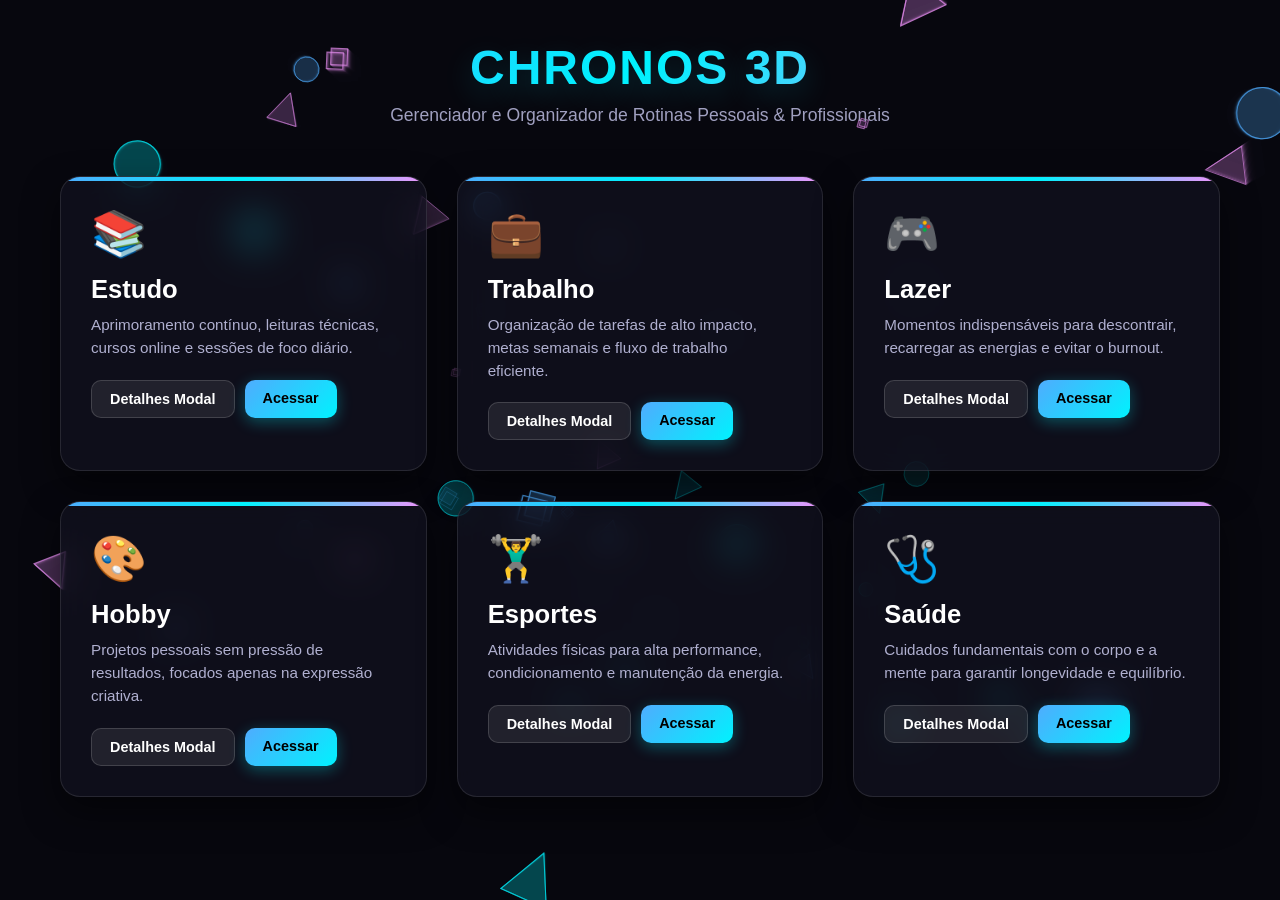
<file: index.html>
<!DOCTYPE html>
<html lang="pt-BR">
<head>
  <meta charset="UTF-8">
  <meta name="viewport" content="width=device-width, initial-scale=1.0">
  <title>CHRONOS 3D - Organizador de Rotinas</title>
  <link rel="stylesheet" href="style.css">
</head>
<body>

  <!-- Canvas para Objetos 3D Tridimensionais Voando -->
  <canvas id="bg-canvas"></canvas>

  <div class="container">
    <header>
      <h1>CHRONOS 3D</h1>
      <p>Gerenciador e Organizador de Rotinas Pessoais & Profissionais</p>
    </header>

    <main class="routine-grid">

      <!-- Card Estudo -->
      <div class="card" data-title="Rotina de Estudos" data-info="Foco total no aprendizado de novas habilidades, programação e idiomas. Conteúdo estruturado por blocos Pomodoro." data-link="estudo.html">
        <div class="card-icon">📚</div>
        <h2>Estudo</h2>
        <p>Aprimoramento contínuo, leituras técnicas, cursos online e sessões de foco diário.</p>
        <div class="card-actions">
          <button class="btn btn-secondary open-modal-btn">Detalhes Modal</button>
          <a href="estudo.html" class="btn btn-primary">Acessar</a>
        </div>
      </div>

      <!-- Card Trabalho -->
      <div class="card" data-title="Rotina de Trabalho" data-info="Gerenciamento de projetos, reuniões de alinhamento, entregas de sprint e deep work produtivo." data-link="trabalho.html">
        <div class="card-icon">💼</div>
        <h2>Trabalho</h2>
        <p>Organização de tarefas de alto impacto, metas semanais e fluxo de trabalho eficiente.</p>
        <div class="card-actions">
          <button class="btn btn-secondary open-modal-btn">Detalhes Modal</button>
          <a href="trabalho.html" class="btn btn-primary">Acessar</a>
        </div>
      </div>

      <!-- Card Lazer -->
      <div class="card" data-title="Rotina de Lazer" data-info="Tempo dedicado para descanso da mente, encontros com amigos, filmes, jogos e relaxamento." data-link="lazer.html">
        <div class="card-icon">🎮</div>
        <h2>Lazer</h2>
        <p>Momentos indispensáveis para descontrair, recarregar as energias e evitar o burnout.</p>
        <div class="card-actions">
          <button class="btn btn-secondary open-modal-btn">Detalhes Modal</button>
          <a href="lazer.html" class="btn btn-primary">Acessar</a>
        </div>
      </div>

      <!-- Card Hobby -->
      <div class="card" data-title="Rotina de Hobbies" data-info="Prática de paixões pessoais: música, pintura, escrita criativa e jardinagem." data-link="hobby.html">
        <div class="card-icon">🎨</div>
        <h2>Hobby</h2>
        <p>Projetos pessoais sem pressão de resultados, focados apenas na expressão criativa.</p>
        <div class="card-actions">
          <button class="btn btn-secondary open-modal-btn">Detalhes Modal</button>
          <a href="hobby.html" class="btn btn-primary">Acessar</a>
        </div>
      </div>

      <!-- Card Esportes -->
      <div class="card" data-title="Rotina de Esportes" data-info="Treinos de musculação, corridas ao ar livre, natação e mobilidade articular diária." data-link="esportes.html">
        <div class="card-icon">🏋️‍♂️</div>
        <h2>Esportes</h2>
        <p>Atividades físicas para alta performance, condicionamento e manutenção da energia.</p>
        <div class="card-actions">
          <button class="btn btn-secondary open-modal-btn">Detalhes Modal</button>
          <a href="esportes.html" class="btn btn-primary">Acessar</a>
        </div>
      </div>

      <!-- Card Saúde -->
      <div class="card" data-title="Rotina de Saúde" data-info="Acompanhamento nutricional, meditação diária, higiene do sono e hidratação adequada." data-link="saude.html">
        <div class="card-icon">🩺</div>
        <h2>Saúde</h2>
        <p>Cuidados fundamentais com o corpo e a mente para garantir longevidade e equilíbrio.</p>
        <div class="card-actions">
          <button class="btn btn-secondary open-modal-btn">Detalhes Modal</button>
          <a href="saude.html" class="btn btn-primary">Acessar</a>
        </div>
      </div>

    </main>
  </div>

  <!-- Estrutura do Modal -->
  <div class="modal-overlay" id="custom-modal">
    <div class="modal-content">
      <div class="modal-header">
        <h3 id="modal-title">Título do Modal</h3>
        <button class="close-modal" id="close-modal-btn">&times;</button>
      </div>
      <div class="modal-body">
        <p id="modal-description">Descrição resumida da rotina selecionada.</p>
        <ul>
          <li><strong>Status:</strong> Em progresso</li>
          <li><strong>Frequência:</strong> Diária / Semanal</li>
          <li><strong>Prioridade:</strong> Alta</li>
        </ul>
        <a id="modal-page-link" href="#" class="btn btn-primary" style="width: 100%;">Ir para Página Completa</a>
      </div>
    </div>
  </div>

  <!-- JavaScript Integrado -->
  <script>
    // =========================================================
    // 1. SISTEMA 3D CANVAS (Objetos tridimensionais voando ao fundo)
    // =========================================================
    const canvas = document.getElementById('bg-canvas');
    const ctx = canvas.getContext('2d');

    let width = canvas.width = window.innerWidth;
    let height = canvas.height = window.innerHeight;

    window.addEventListener('resize', () => {
      width = canvas.width = window.innerWidth;
      height = canvas.height = window.innerHeight;
    });

    // Cores Degradê (Azul Violeta #4facfe, Magenta #f093fb, Ciano #00f2fe)
    const colors = [
      { r: 79, g: 172, b: 254 },  /* Azul */
      { r: 0, g: 242, b: 254 },   /* Ciano */
      { r: 240, g: 147, b: 251 }  /* Magenta */
    ];

    // Gerador de Formas 3D Flutuantes
    class Shape3D {
      constructor() {
        this.reset();
      }

      reset() {
        this.x = (Math.random() - 0.5) * width * 1.5;
        this.y = (Math.random() - 0.5) * height * 1.5;
        this.z = Math.random() * 1000 + 100; // Profundidade Z
        this.size = Math.random() * 25 + 15;
        this.vx = (Math.random() - 0.5) * 1.2;
        this.vy = (Math.random() - 0.5) * 1.2;
        this.vz = (Math.random() - 0.5) * 2;
        this.rotX = Math.random() * Math.PI * 2;
        this.rotY = Math.random() * Math.PI * 2;
        this.vRotX = (Math.random() - 0.5) * 0.03;
        this.vRotY = (Math.random() - 0.5) * 0.03;
        this.color = colors[Math.floor(Math.random() * colors.length)];
        this.type = Math.floor(Math.random() * 3); // 0: Cubo 3D, 1: Pirâmide 3D, 2: Esfera/Círculo
      }

      update() {
        this.x += this.vx;
        this.y += this.vy;
        this.z += this.vz;
        this.rotX += this.vRotX;
        this.rotY += this.vRotY;

        // Reset ao sair da tela
        if (this.z < 10 || this.z > 1200 || Math.abs(this.x) > width || Math.abs(this.y) > height) {
          this.reset();
        }
      }

      draw() {
        // Projeção 3D para 2D (Fórmula de Perspectiva)
        const fov = 400;
        const scale = fov / (fov + this.z);
        const x2d = this.x * scale + width / 2;
        const y2d = this.y * scale + height / 2;
        const projectedSize = this.size * scale;

        ctx.save();
        ctx.translate(x2d, y2d);
        ctx.rotate(this.rotX);

        const alpha = Math.min(1, Math.max(0.1, (1000 - this.z) / 1000));
        ctx.strokeStyle = `rgba(${this.color.r}, ${this.color.g}, ${this.color.b}, ${alpha * 0.8})`;
        ctx.fillStyle = `rgba(${this.color.r}, ${this.color.g}, ${this.color.b}, ${alpha * 0.15})`;
        ctx.lineWidth = 1.5 * scale;

        if (this.type === 0) {
          // Cubo 3D Representativo
          ctx.beginPath();
          ctx.strokeRect(-projectedSize / 2, -projectedSize / 2, projectedSize, projectedSize);
          ctx.fillRect(-projectedSize / 2, -projectedSize / 2, projectedSize, projectedSize);
          ctx.strokeRect(-projectedSize / 4, -projectedSize / 4, projectedSize, projectedSize);
        } else if (this.type === 1) {
          // Pirâmide / Triângulo 3D
          ctx.beginPath();
          ctx.moveTo(0, -projectedSize);
          ctx.lineTo(projectedSize, projectedSize);
          ctx.lineTo(-projectedSize, projectedSize);
          ctx.closePath();
          ctx.stroke();
          ctx.fill();
        } else {
          // Esfera / Anel 3D
          ctx.beginPath();
          ctx.arc(0, 0, projectedSize, 0, Math.PI * 2);
          ctx.stroke();
          ctx.fill();
        }

        ctx.restore();
      }
    }

    const shapes = Array.from({ length: 45 }, () => new Shape3D());

    function animate() {
      // Fundo Preto Profundo com rastro suave
      ctx.fillStyle = 'rgba(8, 8, 16, 0.4)';
      ctx.fillRect(0, 0, width, height);

      shapes.forEach(shape => {
        shape.update();
        shape.draw();
      });

      requestAnimationFrame(animate);
    }

    animate();

    // =========================================================
    // 2. INTERATIVIDADE DOS CARDS E MODAL
    // =========================================================
    const modal = document.getElementById('custom-modal');
    const modalTitle = document.getElementById('modal-title');
    const modalDesc = document.getElementById('modal-description');
    const modalLink = document.getElementById('modal-page-link');
    const closeModalBtn = document.getElementById('close-modal-btn');
    const cards = document.querySelectorAll('.card');

    cards.forEach(card => {
      const openBtn = card.querySelector('.open-modal-btn');
      
      openBtn.addEventListener('click', (e) => {
        e.stopPropagation(); // Evita acionar clique do card
        const title = card.getAttribute('data-title');
        const info = card.getAttribute('data-info');
        const link = card.getAttribute('data-link');

        modalTitle.textContent = title;
        modalDesc.textContent = info;
        modalLink.setAttribute('href', link);

        modal.classList.add('active');
      });
    });

    closeModalBtn.addEventListener('click', () => {
      modal.classList.remove('active');
    });

    modal.addEventListener('click', (e) => {
      if (e.target === modal) {
        modal.classList.remove('active');
      }
    });
  </script>
</body>
</html>
</file>
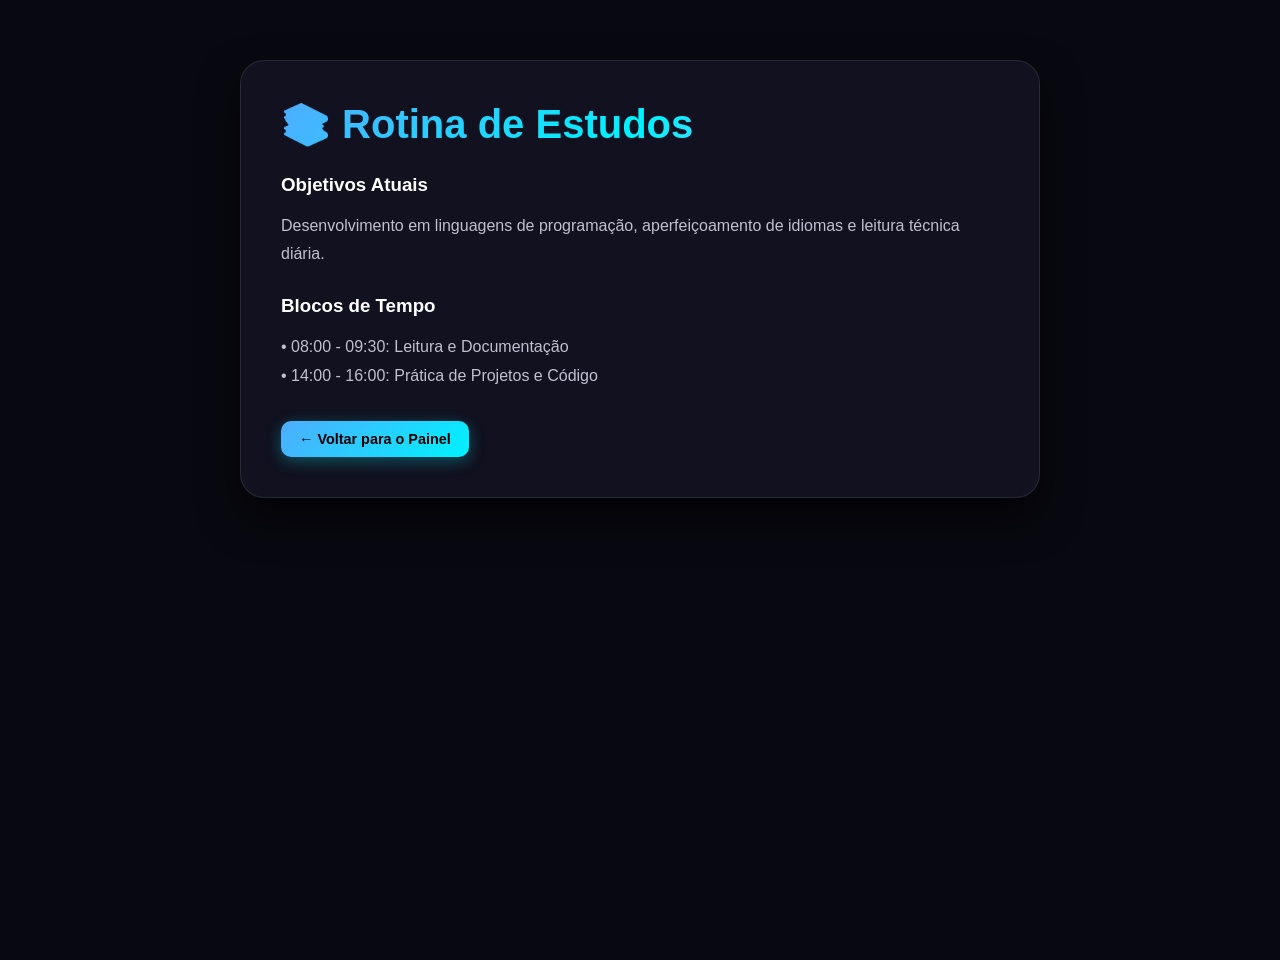
<file: estudo.html>
<!DOCTYPE html>
<html lang="pt-BR">
<head>
  <meta charset="UTF-8">
  <title>Rotina de Estudos - CHRONOS 3D</title>
  <link rel="stylesheet" href="style.css">
</head>
<body>
  <div class="page-container">
    <h1 class="page-title">📚 Rotina de Estudos</h1>
    <div class="page-content">
      <h3>Objetivos Atuais</h3>
      <p>Desenvolvimento em linguagens de programação, aperfeiçoamento de idiomas e leitura técnica diária.</p>
      <h3>Blocos de Tempo</h3>
      <p>• 08:00 - 09:30: Leitura e Documentação</p>
      <p>• 14:00 - 16:00: Prática de Projetos e Código</p>
    </div>
    <a href="index.html" class="btn btn-primary">← Voltar para o Painel</a>
  </div>
</body>
</html>
</file>
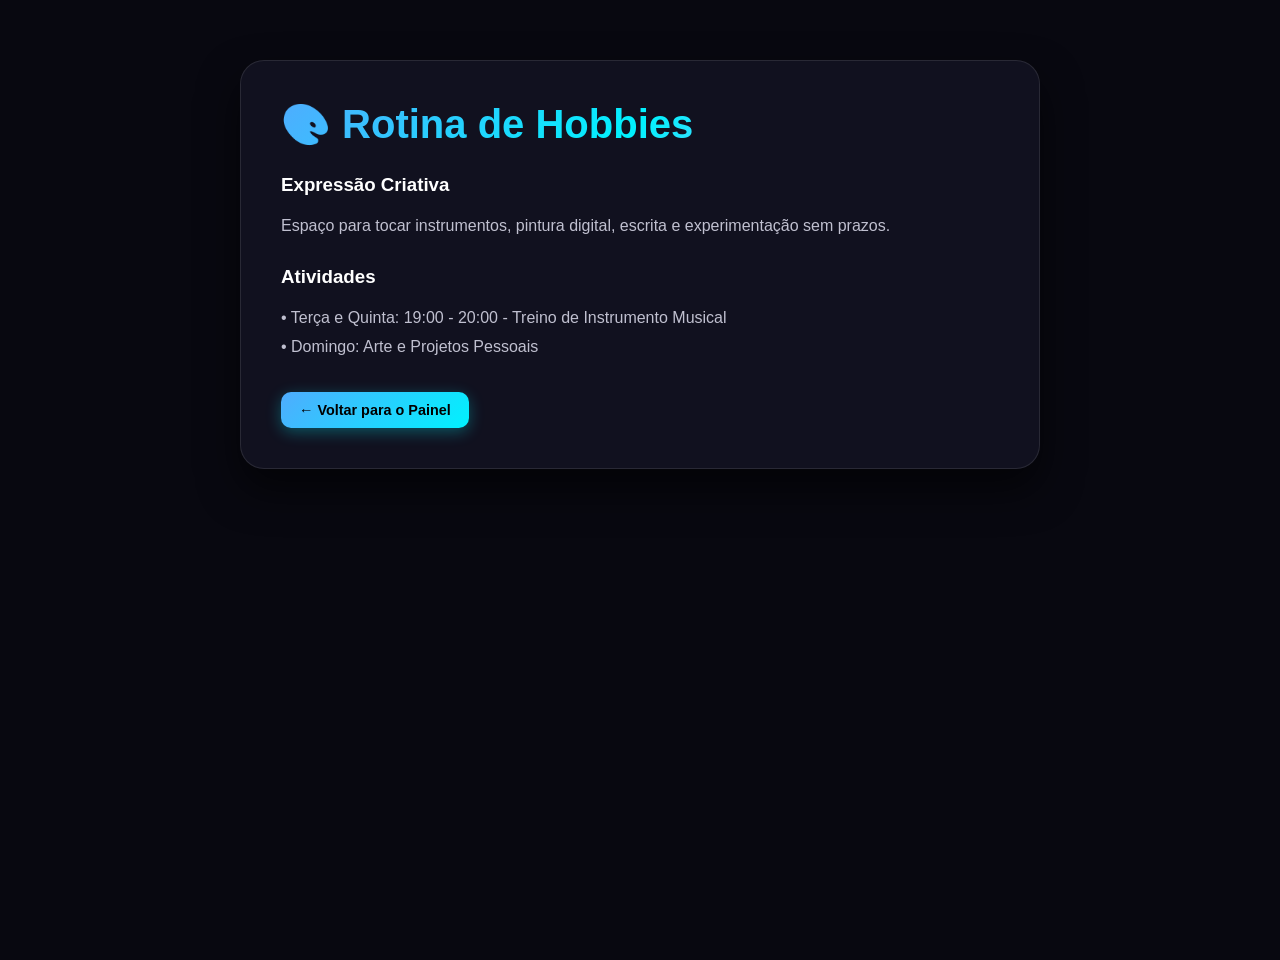
<file: hobby.html>
<!DOCTYPE html>
<html lang="pt-BR">
<head>
  <meta charset="UTF-8">
  <title>Rotina de Hobbies - CHRONOS 3D</title>
  <link rel="stylesheet" href="style.css">
</head>
<body>
  <div class="page-container">
    <h1 class="page-title">🎨 Rotina de Hobbies</h1>
    <div class="page-content">
      <h3>Expressão Criativa</h3>
      <p>Espaço para tocar instrumentos, pintura digital, escrita e experimentação sem prazos.</p>
      <h3>Atividades</h3>
      <p>• Terça e Quinta: 19:00 - 20:00 - Treino de Instrumento Musical</p>
      <p>• Domingo: Arte e Projetos Pessoais</p>
    </div>
    <a href="index.html" class="btn btn-primary">← Voltar para o Painel</a>
  </div>
</body>
</html>
</file>
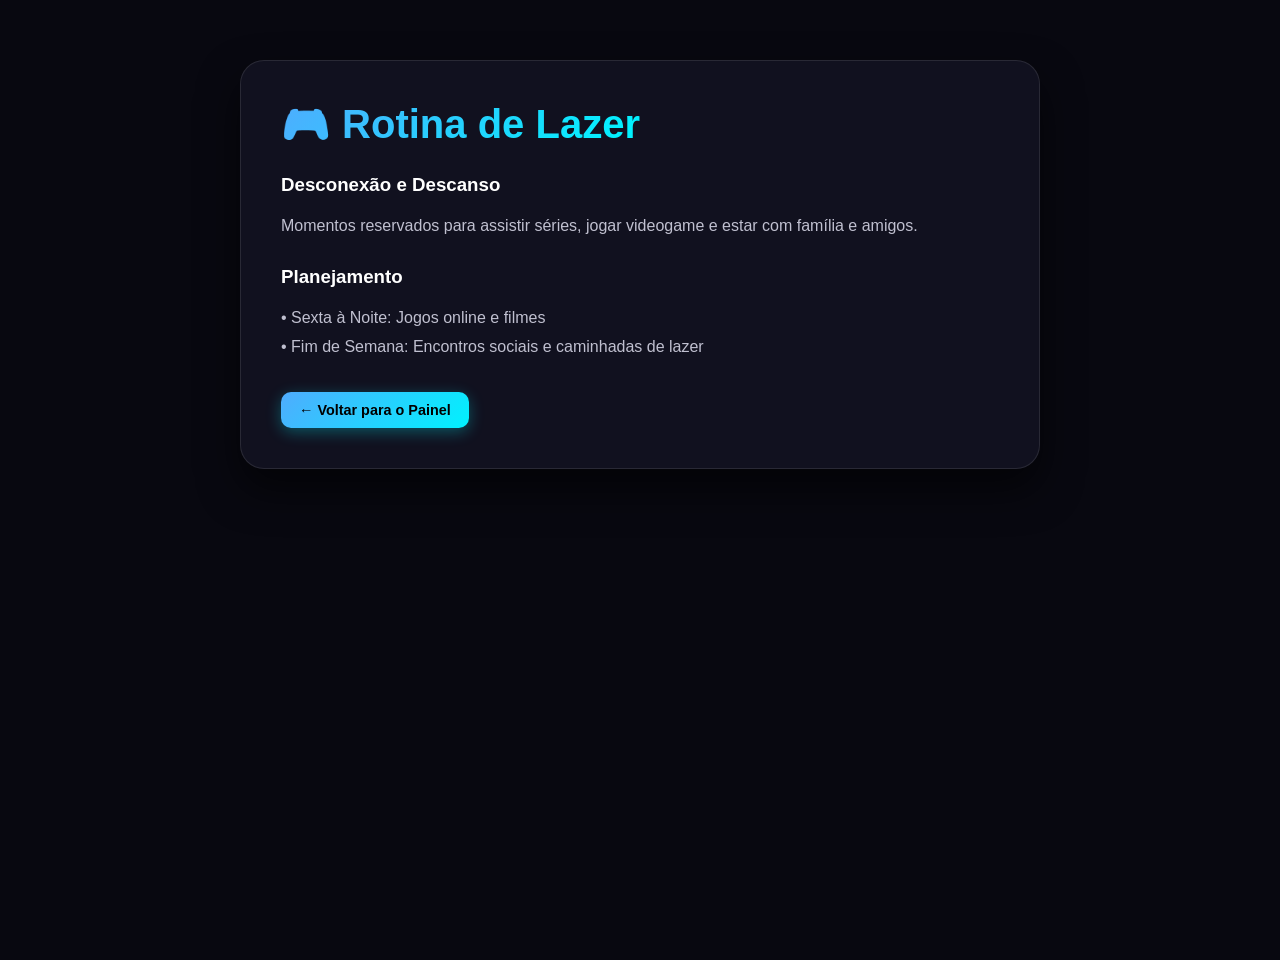
<file: lazer.html>
<!DOCTYPE html>
<html lang="pt-BR">
<head>
  <meta charset="UTF-8">
  <title>Rotina de Lazer - CHRONOS 3D</title>
  <link rel="stylesheet" href="style.css">
</head>
<body>
  <div class="page-container">
    <h1 class="page-title">🎮 Rotina de Lazer</h1>
    <div class="page-content">
      <h3>Desconexão e Descanso</h3>
      <p>Momentos reservados para assistir séries, jogar videogame e estar com família e amigos.</p>
      <h3>Planejamento</h3>
      <p>• Sexta à Noite: Jogos online e filmes</p>
      <p>• Fim de Semana: Encontros sociais e caminhadas de lazer</p>
    </div>
    <a href="index.html" class="btn btn-primary">← Voltar para o Painel</a>
  </div>
</body>
</html>
</file>
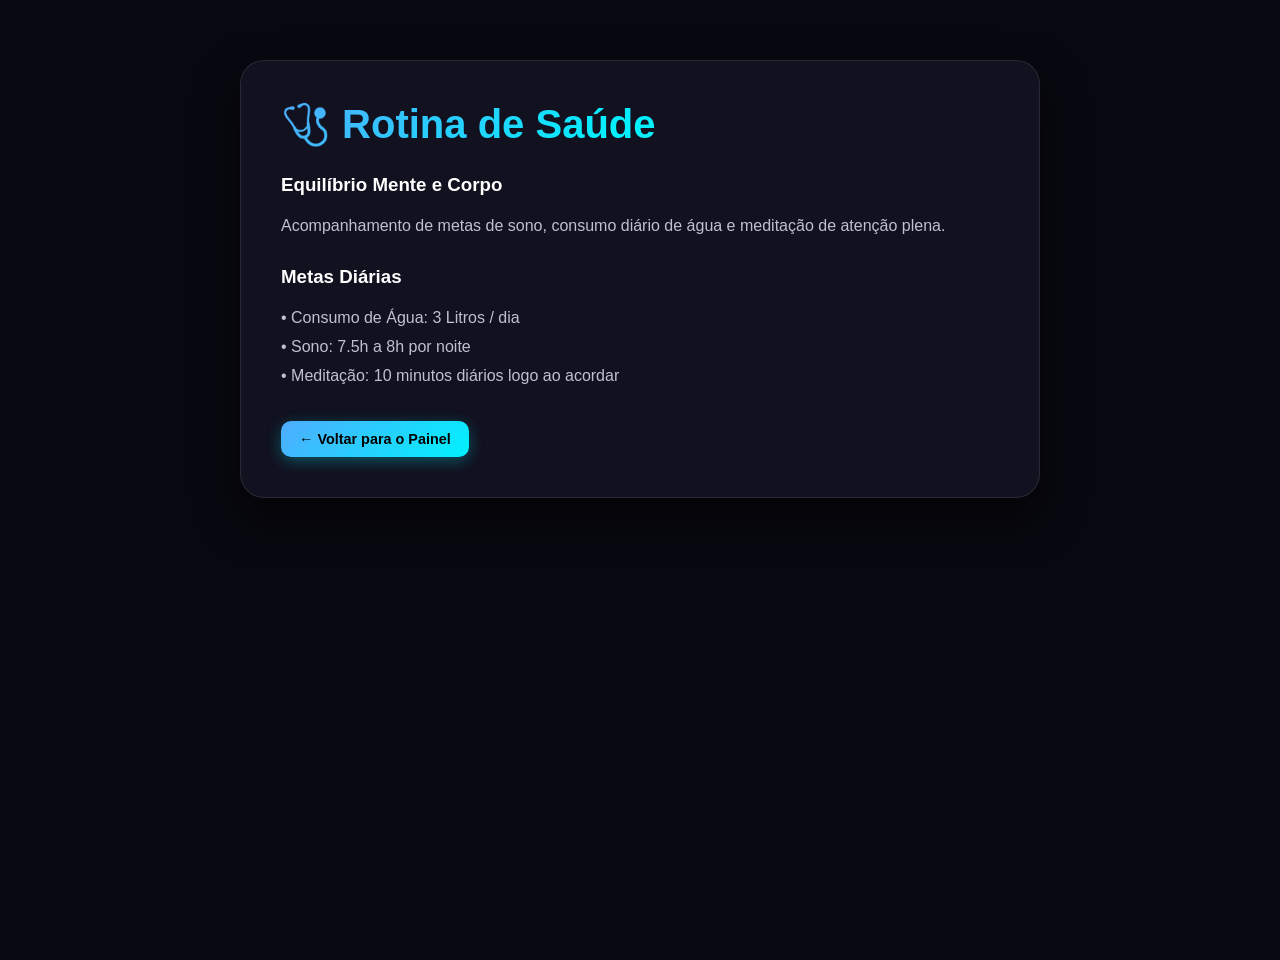
<file: saude.html>
<!DOCTYPE html>
<html lang="pt-BR">
<head>
  <meta charset="UTF-8">
  <title>Rotina de Saúde - CHRONOS 3D</title>
  <link rel="stylesheet" href="style.css">
</head>
<body>
  <div class="page-container">
    <h1 class="page-title">🩺 Rotina de Saúde</h1>
    <div class="page-content">
      <h3>Equilíbrio Mente e Corpo</h3>
      <p>Acompanhamento de metas de sono, consumo diário de água e meditação de atenção plena.</p>
      <h3>Metas Diárias</h3>
      <p>• Consumo de Água: 3 Litros / dia</p>
      <p>• Sono: 7.5h a 8h por noite</p>
      <p>• Meditação: 10 minutos diários logo ao acordar</p>
    </div>
    <a href="index.html" class="btn btn-primary">← Voltar para o Painel</a>
  </div>
</body>
</html>
</file>
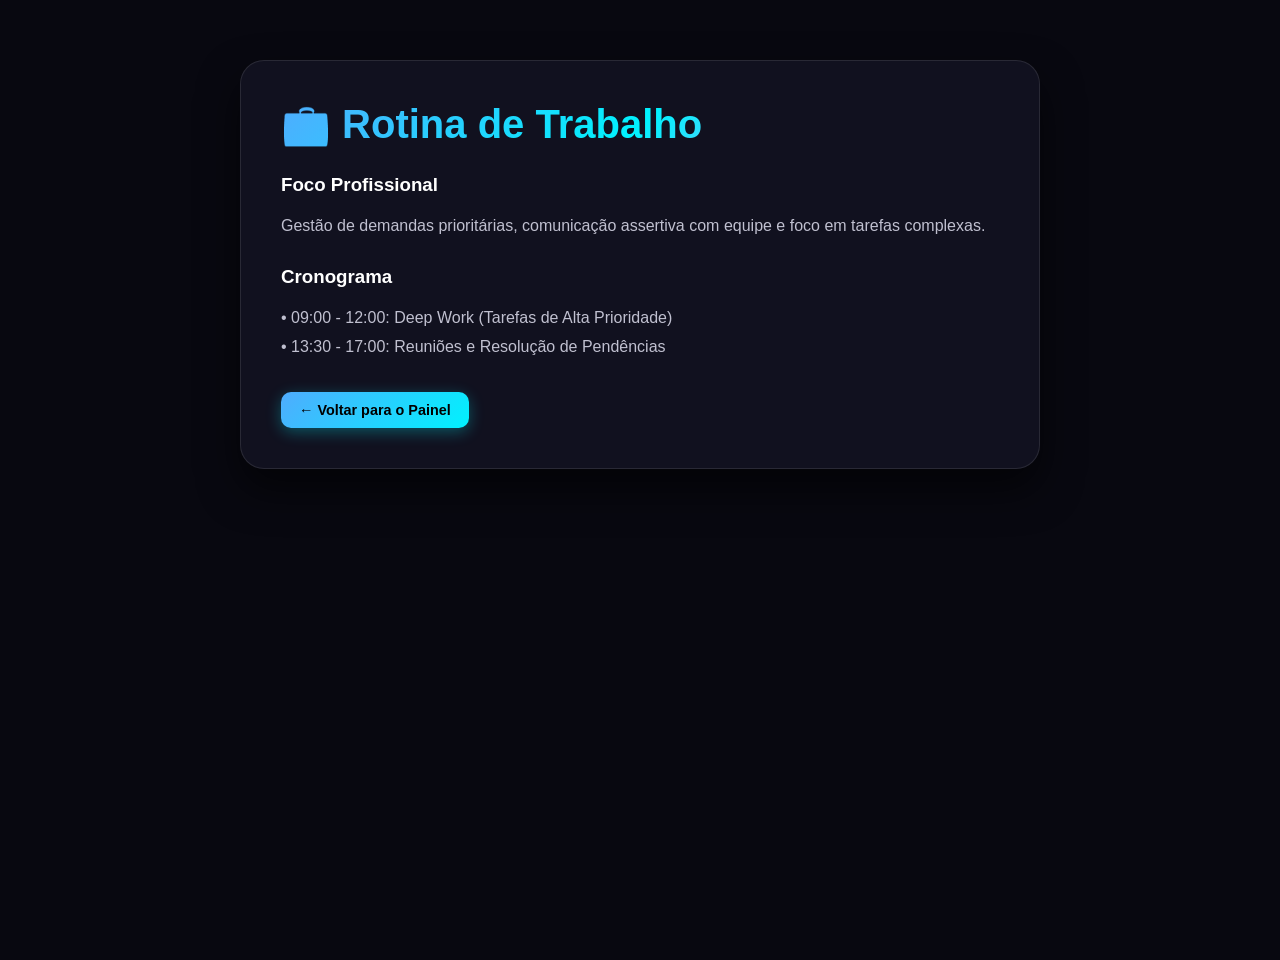
<file: trabalho.html>
<!DOCTYPE html>
<html lang="pt-BR">
<head>
  <meta charset="UTF-8">
  <title>Rotina de Trabalho - CHRONOS 3D</title>
  <link rel="stylesheet" href="style.css">
</head>
<body>
  <div class="page-container">
    <h1 class="page-title">💼 Rotina de Trabalho</h1>
    <div class="page-content">
      <h3>Foco Profissional</h3>
      <p>Gestão de demandas prioritárias, comunicação assertiva com equipe e foco em tarefas complexas.</p>
      <h3>Cronograma</h3>
      <p>• 09:00 - 12:00: Deep Work (Tarefas de Alta Prioridade)</p>
      <p>• 13:30 - 17:00: Reuniões e Resolução de Pendências</p>
    </div>
    <a href="index.html" class="btn btn-primary">← Voltar para o Painel</a>
  </div>
</body>
</html>
</file>
<file: style.css>
/* =========================================================
   ESTILOS GERAIS & DEGRADÊ 3 CORES
   ========================================================= */
* {
  margin: 0;
  padding: 0;
  box-sizing: border-box;
  font-family: 'Segoe UI', Roboto, Helvetica, Arial, sans-serif;
}

body {
  background-color: #080810;
  color: #ffffff;
  min-height: 100vh;
  overflow-x: hidden;
  position: relative;
}

/* Background Canvas 3D */
#bg-canvas {
  position: fixed;
  top: 0;
  left: 0;
  width: 100%;
  height: 100%;
  z-index: 1;
  pointer-events: none;
}

/* Container Principal */
.container {
  position: relative;
  z-index: 2;
  max-width: 1200px;
  margin: 0 auto;
  padding: 40px 20px;
}

/* Título Principal com Degradê de 3 Cores (Azul, Magenta, Ciano) */
header {
  text-align: center;
  margin-bottom: 50px;
}

header h1 {
  font-size: 3rem;
  font-weight: 800;
  text-transform: uppercase;
  letter-spacing: 2px;
  background: linear-gradient(135deg, #4facfe 0%, #00f2fe 50%, #f093fb 100%);
  -webkit-background-clip: text;
  -webkit-text-fill-color: transparent;
  text-shadow: 0 10px 30px rgba(0, 242, 254, 0.2);
}

header p {
  color: #a0a0c0;
  font-size: 1.1rem;
  margin-top: 10px;
}

/* =========================================================
   GRID DE CARDS (Efeito 3D Glassmorphism)
   ========================================================= */
.routine-grid {
  display: grid;
  grid-template-columns: repeat(auto-fit, minmax(320px, 1fr));
  gap: 30px;
}

.card {
  background: rgba(20, 20, 35, 0.6);
  backdrop-filter: blur(16px);
  -webkit-backdrop-filter: blur(16px);
  border: 1px solid rgba(255, 255, 255, 0.1);
  border-radius: 20px;
  padding: 30px;
  transition: all 0.4s cubic-bezier(0.175, 0.885, 0.32, 1.275);
  cursor: pointer;
  position: relative;
  overflow: hidden;
  box-shadow: 0 15px 35px rgba(0, 0, 0, 0.5);
  transform-style: preserve-3d;
}

/* Efeito Hover 3D Elevado */
.card:hover {
  transform: translateY(-12px) rotateX(4deg) rotateY(-2deg);
  border-color: rgba(0, 242, 254, 0.5);
  box-shadow: 0 25px 45px rgba(0, 242, 254, 0.25);
}

.card::before {
  content: '';
  position: absolute;
  top: 0;
  left: 0;
  width: 100%;
  height: 4px;
  background: linear-gradient(90deg, #4facfe, #00f2fe, #f093fb);
}

.card-icon {
  font-size: 2.8rem;
  margin-bottom: 15px;
}

.card h2 {
  font-size: 1.6rem;
  margin-bottom: 10px;
  color: #ffffff;
}

.card p {
  color: #b0b0d0;
  font-size: 0.95rem;
  line-height: 1.5;
  margin-bottom: 20px;
}

.card-actions {
  display: flex;
  gap: 10px;
}

/* Botões */
.btn {
  padding: 10px 18px;
  border-radius: 10px;
  border: none;
  font-weight: 600;
  font-size: 0.9rem;
  cursor: pointer;
  transition: all 0.3s ease;
  text-decoration: none;
  display: inline-block;
  text-align: center;
}

.btn-primary {
  background: linear-gradient(135deg, #4facfe, #00f2fe);
  color: #000;
  box-shadow: 0 4px 15px rgba(0, 242, 254, 0.3);
}

.btn-primary:hover {
  transform: scale(1.05);
  box-shadow: 0 6px 20px rgba(0, 242, 254, 0.5);
}

.btn-secondary {
  background: rgba(255, 255, 255, 0.08);
  color: #fff;
  border: 1px solid rgba(255, 255, 255, 0.15);
}

.btn-secondary:hover {
  background: rgba(255, 255, 255, 0.2);
  color: #fff;
}

/* =========================================================
   MODAL
   ========================================================= */
.modal-overlay {
  position: fixed;
  top: 0;
  left: 0;
  width: 100%;
  height: 100%;
  background: rgba(0, 0, 0, 0.8);
  backdrop-filter: blur(10px);
  z-index: 100;
  display: flex;
  justify-content: center;
  align-items: center;
  opacity: 0;
  pointer-events: none;
  transition: opacity 0.3s ease;
}

.modal-overlay.active {
  opacity: 1;
  pointer-events: auto;
}

.modal-content {
  background: #121220;
  border: 1px solid rgba(0, 242, 254, 0.3);
  border-radius: 24px;
  padding: 35px;
  max-width: 500px;
  width: 90%;
  box-shadow: 0 20px 50px rgba(0, 0, 0, 0.8), 0 0 30px rgba(240, 147, 251, 0.2);
  transform: scale(0.8) translateY(20px);
  transition: transform 0.3s cubic-bezier(0.175, 0.885, 0.32, 1.275);
  position: relative;
}

.modal-overlay.active .modal-content {
  transform: scale(1) translateY(0);
}

.modal-header {
  display: flex;
  justify-content: space-between;
  align-items: center;
  margin-bottom: 20px;
}

.modal-header h3 {
  font-size: 1.8rem;
  background: linear-gradient(135deg, #00f2fe, #f093fb);
  -webkit-background-clip: text;
  -webkit-text-fill-color: transparent;
}

.close-modal {
  background: none;
  border: none;
  color: #a0a0c0;
  font-size: 1.8rem;
  cursor: pointer;
  transition: color 0.2s;
}

.close-modal:hover {
  color: #fff;
}

.modal-body p {
  color: #d0d0e0;
  margin-bottom: 15px;
  line-height: 1.6;
}

.modal-body ul {
  list-style-type: none;
  margin-bottom: 25px;
}

.modal-body li {
  padding: 8px 0;
  border-bottom: 1px solid rgba(255, 255, 255, 0.05);
  color: #a0a0c0;
}

.modal-body li strong {
  color: #00f2fe;
}

/* Estilos de Paginas Secundarias */
.page-container {
  max-width: 800px;
  margin: 60px auto;
  padding: 40px;
  background: rgba(20, 20, 35, 0.8);
  backdrop-filter: blur(15px);
  border-radius: 24px;
  border: 1px solid rgba(255, 255, 255, 0.1);
  box-shadow: 0 20px 40px rgba(0,0,0,0.6);
}

.page-title {
  font-size: 2.5rem;
  margin-bottom: 20px;
  background: linear-gradient(135deg, #4facfe, #00f2fe, #f093fb);
  -webkit-background-clip: text;
  -webkit-text-fill-color: transparent;
}

.page-content {
  line-height: 1.8;
  color: #c0c0d0;
  margin-bottom: 30px;
}

.page-content h3 {
  color: #fff;
  margin: 20px 0 10px 0;
}
</file>
